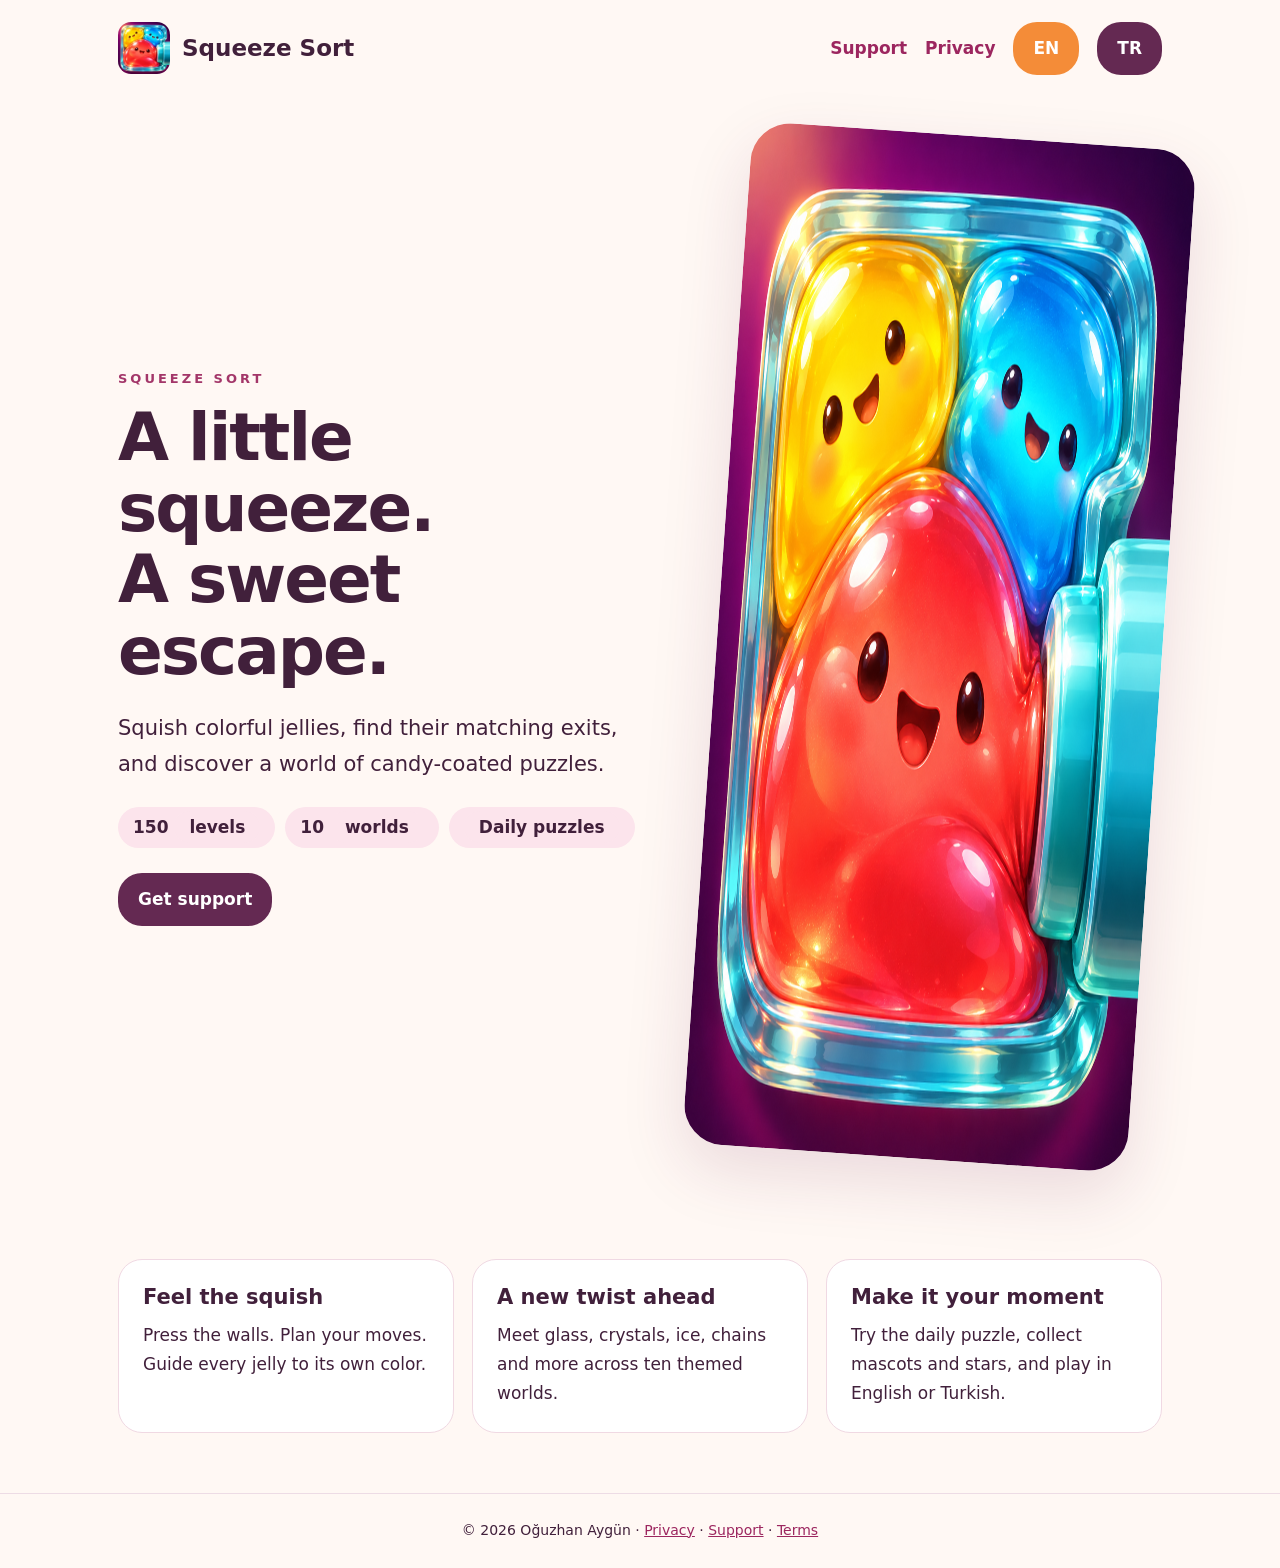
<file: index.html>
<!doctype html><html lang="en"><head><meta charset="utf-8"><meta name="viewport" content="width=device-width,initial-scale=1"><meta name="description" content="Squeeze Sort — candy jelly puzzles. Official support and privacy information."><title>Jelly puzzle · Squeeze Sort</title><link rel="icon" href="img/icon.png"><link rel="stylesheet" href="style.css"><script src="lang.js" defer></script></head><body><header><a class="brand" href="index.html"><img src="img/icon.png" alt="" width="52" height="52">Squeeze Sort</a><nav aria-label="Main"><a href="support.html"><span data-lang="en">Support</span><span data-lang="tr">Destek</span></a><a href="privacy.html"><span data-lang="en">Privacy</span><span data-lang="tr">Gizlilik</span></a><button type="button" data-set-lang="en" lang="en" aria-label="English">EN</button><button type="button" data-set-lang="tr" lang="tr" aria-label="Türkçe">TR</button></nav></header><main class="hero"><div><div class="eyebrow">SQUEEZE SORT</div><h1><span data-lang="en">A little squeeze.<br>A sweet escape.</span><span data-lang="tr">Biraz sıkıştır.<br>Tatlı bir mola ver.</span></h1><p class="lede"><span data-lang="en">Squish colorful jellies, find their matching exits, and discover a world of candy-coated puzzles.</span><span data-lang="tr">Rengârenk jöleleri sıkıştır, aynı renkteki çıkışlara ulaştır ve şeker gibi bulmacaları keşfet.</span></p><div class="chips"><span>150 <span data-lang="en">levels</span><span data-lang="tr">bölüm</span></span><span>10 <span data-lang="en">worlds</span><span data-lang="tr">dünya</span></span><span><span data-lang="en">Daily puzzles</span><span data-lang="tr">Günlük bulmacalar</span></span></div><a class="button" href="support.html"><span data-lang="en">Get support</span><span data-lang="tr">Destek al</span></a></div><img class="hero-art" src="img/icon.png" alt="Three colorful jelly mascots squeezed inside a glass chamber" width="1024" height="1024"></main><section class="features"><article class="feature"><h2><span data-lang="en">Feel the squish</span><span data-lang="tr">Sıkıştırmanın keyfi</span></h2><p><span data-lang="en">Press the walls. Plan your moves. Guide every jelly to its own color.</span><span data-lang="tr">Duvarlara bas, hamlelerini planla ve her jöleyi kendi rengine ulaştır.</span></p></article><article class="feature"><h2><span data-lang="en">A new twist ahead</span><span data-lang="tr">Her dünyada yeni bir fikir</span></h2><p><span data-lang="en">Meet glass, crystals, ice, chains and more across ten themed worlds.</span><span data-lang="tr">On temalı dünyada cam, buz, zincir ve daha birçok mekanikle tanış.</span></p></article><article class="feature"><h2><span data-lang="en">Make it your moment</span><span data-lang="tr">Molayı kendine ayır</span></h2><p><span data-lang="en">Try the daily puzzle, collect mascots and stars, and play in English or Turkish.</span><span data-lang="tr">Günlük bulmacayı çöz, maskot ve yıldızları topla; Türkçe veya İngilizce oyna.</span></p></article></section><footer>© 2026 Oğuzhan Aygün · <a href="privacy.html"><span data-lang="en">Privacy</span><span data-lang="tr">Gizlilik</span></a> · <a href="support.html"><span data-lang="en">Support</span><span data-lang="tr">Destek</span></a> · <a href="terms.html"><span data-lang="en">Terms</span><span data-lang="tr">Koşullar</span></a></footer></body></html>
</file>
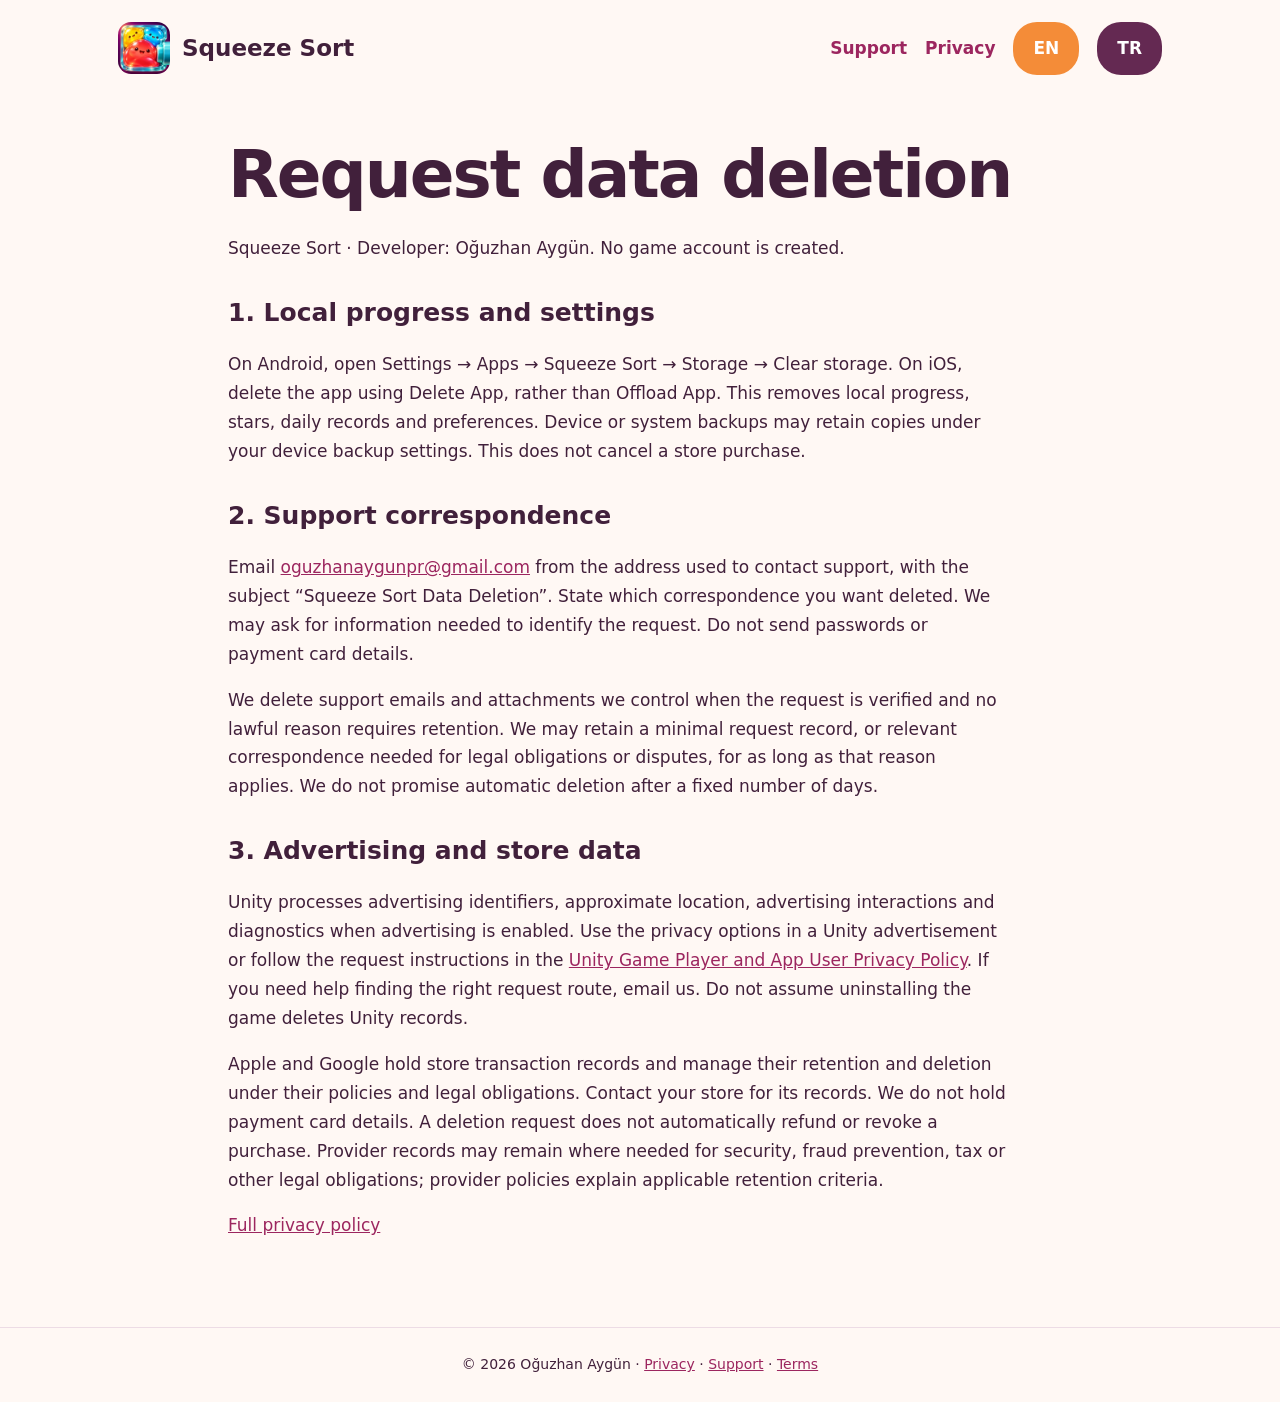
<file: delete-data.html>
<!doctype html><html lang="en"><head><meta charset="utf-8"><meta name="viewport" content="width=device-width,initial-scale=1"><meta name="description" content="Squeeze Sort — candy jelly puzzles. Official support and privacy information."><title>Delete data / Veri silme · Squeeze Sort</title><link rel="icon" href="img/icon.png"><link rel="stylesheet" href="style.css"><script src="lang.js" defer></script></head><body><header><a class="brand" href="index.html"><img src="img/icon.png" alt="" width="52" height="52">Squeeze Sort</a><nav aria-label="Main"><a href="support.html"><span data-lang="en">Support</span><span data-lang="tr">Destek</span></a><a href="privacy.html"><span data-lang="en">Privacy</span><span data-lang="tr">Gizlilik</span></a><button type="button" data-set-lang="en" lang="en" aria-label="English">EN</button><button type="button" data-set-lang="tr" lang="tr" aria-label="Türkçe">TR</button></nav></header><main><h1><span data-lang="en">Request data deletion</span><span data-lang="tr">Veri silme talebi</span></h1><p><span data-lang="en">Squeeze Sort · Developer: Oğuzhan Aygün. No game account is created.</span><span data-lang="tr">Squeeze Sort · Geliştirici: Oğuzhan Aygün. Oyun hesabı oluşturulmaz.</span></p><section data-lang="en"><h2>1. Local progress and settings</h2><p>On Android, open Settings → Apps → Squeeze Sort → Storage → Clear storage. On iOS, delete the app using Delete App, rather than Offload App. This removes local progress, stars, daily records and preferences. Device or system backups may retain copies under your device backup settings. This does not cancel a store purchase.</p><h2>2. Support correspondence</h2><p>Email <a href="mailto:oguzhanaygunpr@gmail.com?subject=Squeeze%20Sort%20Data%20Deletion">oguzhanaygunpr@gmail.com</a> from the address used to contact support, with the subject “Squeeze Sort Data Deletion”. State which correspondence you want deleted. We may ask for information needed to identify the request. Do not send passwords or payment card details.</p><p>We delete support emails and attachments we control when the request is verified and no lawful reason requires retention. We may retain a minimal request record, or relevant correspondence needed for legal obligations or disputes, for as long as that reason applies. We do not promise automatic deletion after a fixed number of days.</p><h2>3. Advertising and store data</h2><p>Unity processes advertising identifiers, approximate location, advertising interactions and diagnostics when advertising is enabled. Use the privacy options in a Unity advertisement or follow the request instructions in the <a href="https://unity.com/legal/game-player-and-app-user-privacy-policy">Unity Game Player and App User Privacy Policy</a>. If you need help finding the right request route, email us. Do not assume uninstalling the game deletes Unity records.</p><p>Apple and Google hold store transaction records and manage their retention and deletion under their policies and legal obligations. Contact your store for its records. We do not hold payment card details. A deletion request does not automatically refund or revoke a purchase. Provider records may remain where needed for security, fraud prevention, tax or other legal obligations; provider policies explain applicable retention criteria.</p></section><section data-lang="tr"><h2>1. Yerel ilerleme ve ayarlar</h2><p>Android’de Ayarlar → Uygulamalar → Squeeze Sort → Depolama → Verileri sil yolunu kullan. iOS’ta Uygulamayı Kaldır yerine Uygulamayı Sil seçeneğini kullan. Yerel ilerleme, yıldızlar, günlük kayıtlar ve tercihler silinir. Cihaz veya sistem yedeklerinde kopyalar, yedekleme ayarlarına göre kalabilir. Bu işlem mağaza satın alımını iptal etmez.</p><h2>2. Destek yazışmaları</h2><p>Desteğe yazdığın e-posta adresinden <a href="mailto:oguzhanaygunpr@gmail.com?subject=Squeeze%20Sort%20Data%20Deletion">oguzhanaygunpr@gmail.com</a> adresine “Squeeze Sort Veri Silme” konusuyla yaz. Silinmesini istediğin yazışmaları belirt. Talebi belirlemek için gerekli bilgileri isteyebiliriz. Parola veya ödeme kartı bilgilerini gönderme.</p><p>Talep doğrulandığında ve saklamayı gerektiren hukuki bir neden yoksa kontrolümüzdeki destek e-postalarını ve eklerini sileriz. Talebin asgari kaydı veya yasal yükümlülük ve uyuşmazlıklar için gerekli yazışmalar, ilgili neden sürdüğü müddetçe saklanabilir. Sabit bir gün sayısı sonunda otomatik silme sözü vermiyoruz.</p><h2>3. Reklam ve mağaza verileri</h2><p>Reklamlar etkinse Unity; reklam kimlikleri, yaklaşık konum, reklam etkileşimleri ve tanılama bilgilerini işler. Unity reklamındaki gizlilik seçeneklerini kullan veya <a href="https://unity.com/legal/game-player-and-app-user-privacy-policy">Unity Oyuncu ve Uygulama Kullanıcısı Gizlilik Politikası</a> içindeki talep yönergelerini izle. Doğru talep yolunu bulmak için bize yazabilirsin. Oyunu silmek Unity kayıtlarını otomatik silmez.</p><p>Apple ve Google mağaza işlem kayıtlarını kendi politikaları ve yasal yükümlülüklerine göre tutar; bu kayıtlar için mağazana başvur. Kart bilgilerini tutmayız. Silme talebi satın alımı otomatik iade veya iptal etmez. Sağlayıcı kayıtları güvenlik, dolandırıcılığı önleme, vergi veya diğer yasal yükümlülükler için kalabilir; ilgili saklama ölçütleri sağlayıcı politikalarında açıklanır.</p></section><p><a href="privacy.html"><span data-lang="en">Full privacy policy</span><span data-lang="tr">Tam gizlilik politikası</span></a></p></main><footer>© 2026 Oğuzhan Aygün · <a href="privacy.html"><span data-lang="en">Privacy</span><span data-lang="tr">Gizlilik</span></a> · <a href="support.html"><span data-lang="en">Support</span><span data-lang="tr">Destek</span></a> · <a href="terms.html"><span data-lang="en">Terms</span><span data-lang="tr">Koşullar</span></a></footer></body></html>
</file>
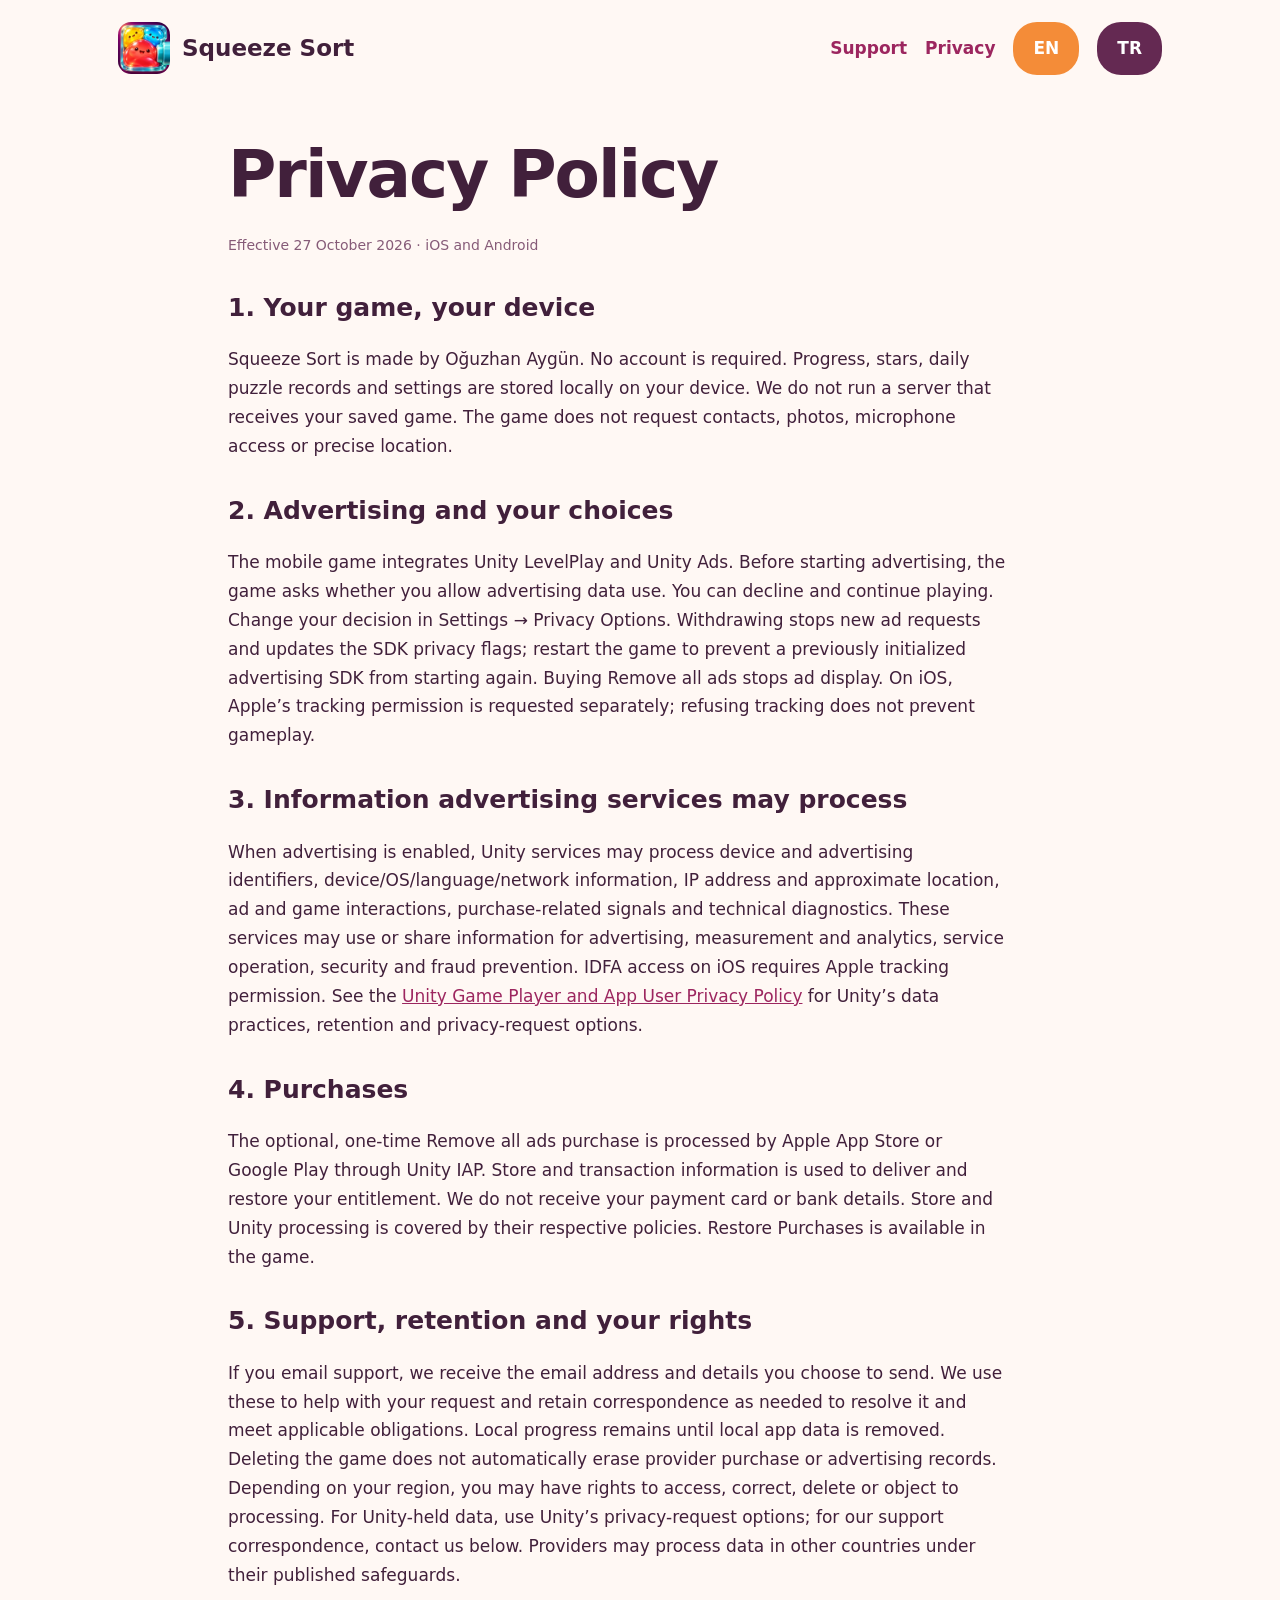
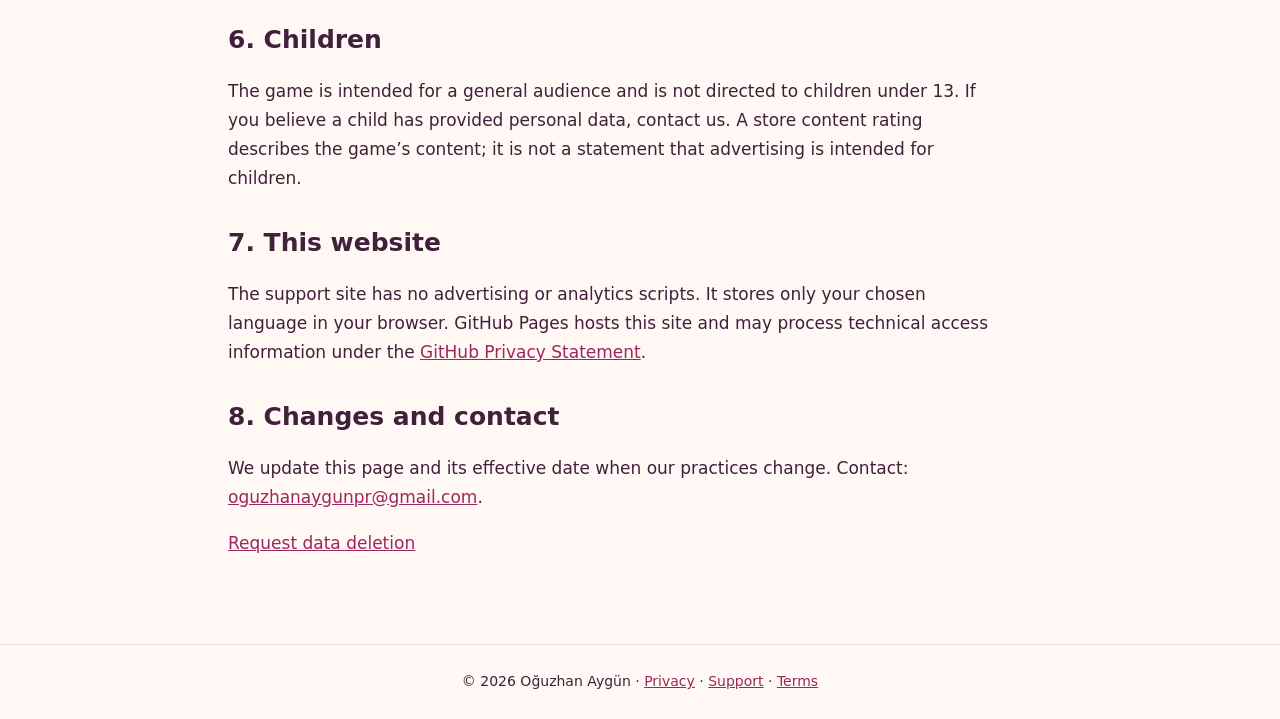
<file: privacy.html>
<!doctype html><html lang="en"><head><meta charset="utf-8"><meta name="viewport" content="width=device-width,initial-scale=1"><meta name="description" content="Squeeze Sort — candy jelly puzzles. Official support and privacy information."><title>Privacy / Gizlilik · Squeeze Sort</title><link rel="icon" href="img/icon.png"><link rel="stylesheet" href="style.css"><script src="lang.js" defer></script></head><body><header><a class="brand" href="index.html"><img src="img/icon.png" alt="" width="52" height="52">Squeeze Sort</a><nav aria-label="Main"><a href="support.html"><span data-lang="en">Support</span><span data-lang="tr">Destek</span></a><a href="privacy.html"><span data-lang="en">Privacy</span><span data-lang="tr">Gizlilik</span></a><button type="button" data-set-lang="en" lang="en" aria-label="English">EN</button><button type="button" data-set-lang="tr" lang="tr" aria-label="Türkçe">TR</button></nav></header><main><h1><span data-lang="en">Privacy Policy</span><span data-lang="tr">Gizlilik Politikası</span></h1><p class="date"><span data-lang="en">Effective 27 October 2026 · iOS and Android</span><span data-lang="tr">Yürürlük: 27 Ekim 2026 · iOS ve Android</span></p><div data-lang="en"><h2>1. Your game, your device</h2><p>Squeeze Sort is made by Oğuzhan Aygün. No account is required. Progress, stars, daily puzzle records and settings are stored locally on your device. We do not run a server that receives your saved game. The game does not request contacts, photos, microphone access or precise location.</p><h2>2. Advertising and your choices</h2><p>The mobile game integrates Unity LevelPlay and Unity Ads. Before starting advertising, the game asks whether you allow advertising data use. You can decline and continue playing. Change your decision in Settings → Privacy Options. Withdrawing stops new ad requests and updates the SDK privacy flags; restart the game to prevent a previously initialized advertising SDK from starting again. Buying Remove all ads stops ad display. On iOS, Apple’s tracking permission is requested separately; refusing tracking does not prevent gameplay.</p><h2>3. Information advertising services may process</h2><p>When advertising is enabled, Unity services may process device and advertising identifiers, device/OS/language/network information, IP address and approximate location, ad and game interactions, purchase-related signals and technical diagnostics. These services may use or share information for advertising, measurement and analytics, service operation, security and fraud prevention. IDFA access on iOS requires Apple tracking permission. See the <a href="https://unity.com/legal/game-player-and-app-user-privacy-policy">Unity Game Player and App User Privacy Policy</a> for Unity’s data practices, retention and privacy-request options.</p><h2>4. Purchases</h2><p>The optional, one-time Remove all ads purchase is processed by Apple App Store or Google Play through Unity IAP. Store and transaction information is used to deliver and restore your entitlement. We do not receive your payment card or bank details. Store and Unity processing is covered by their respective policies. Restore Purchases is available in the game.</p><h2>5. Support, retention and your rights</h2><p>If you email support, we receive the email address and details you choose to send. We use these to help with your request and retain correspondence as needed to resolve it and meet applicable obligations. Local progress remains until local app data is removed. Deleting the game does not automatically erase provider purchase or advertising records. Depending on your region, you may have rights to access, correct, delete or object to processing. For Unity-held data, use Unity’s privacy-request options; for our support correspondence, contact us below. Providers may process data in other countries under their published safeguards.</p><h2>6. Children</h2><p>The game is intended for a general audience and is not directed to children under 13. If you believe a child has provided personal data, contact us. A store content rating describes the game’s content; it is not a statement that advertising is intended for children.</p><h2>7. This website</h2><p>The support site has no advertising or analytics scripts. It stores only your chosen language in your browser. GitHub Pages hosts this site and may process technical access information under the <a href="https://docs.github.com/en/site-policy/privacy-policies/github-general-privacy-statement">GitHub Privacy Statement</a>.</p><h2>8. Changes and contact</h2><p>We update this page and its effective date when our practices change. Contact: <a class="mail" href="mailto:oguzhanaygunpr@gmail.com?subject=Squeeze%20Sort%20Privacy">oguzhanaygunpr@gmail.com</a>.</p></div><div data-lang="tr"><h2>1. Oyunun ve cihazın</h2><p>Squeeze Sort, Oğuzhan Aygün tarafından geliştirilmiştir. Hesap gerekmez. İlerleme, yıldızlar, günlük bulmaca kayıtları ve ayarlar cihazında yerel olarak saklanır. Oyun kaydını alan bir sunucumuz yoktur. Oyun kişilere, fotoğraflara, mikrofona veya kesin konuma erişim istemez.</p><h2>2. Reklamlar ve tercihlerin</h2><p>Mobil oyunda Unity LevelPlay ve Unity Ads bulunur. Reklamlar başlatılmadan önce reklam amaçlı veri kullanımına izin verip vermediğin sorulur. Reddedip oynamaya devam edebilirsin. Ayarlar → Gizlilik Seçenekleri bölümünden kararını değiştirebilirsin. İznini geri çekmek yeni reklam isteklerini durdurur ve SDK gizlilik ayarlarını günceller; daha önce başlatılmış reklam SDK’sının tekrar başlamaması için oyunu yeniden aç. Reklamları Kaldır satın alımı reklam gösterimini durdurur. iOS’ta Apple’ın izleme izni ayrıca sorulur; izlemeyi reddetmek oyunu engellemez.</p><h2>3. Reklam hizmetlerinin işleyebileceği bilgiler</h2><p>Reklamlar açıkken Unity hizmetleri cihaz ve reklam kimliklerini, cihaz/işletim sistemi/dil/ağ bilgilerini, IP adresi ve yaklaşık konumu, reklam ve oyun etkileşimlerini, satın alma ile ilgili sinyalleri ve teknik tanı verilerini işleyebilir. Bu bilgiler reklam, ölçüm ve analiz, hizmetin işletilmesi, güvenlik ve dolandırıcılığı önleme için kullanılabilir veya paylaşılabilir. iOS’ta IDFA erişimi Apple izleme iznine bağlıdır. Veri uygulamaları, saklama süreleri ve gizlilik talepleri için <a href="https://unity.com/legal/game-player-and-app-user-privacy-policy">Unity Oyuncu ve Uygulama Kullanıcısı Gizlilik Politikası</a>na bakabilirsin.</p><h2>4. Satın alımlar</h2><p>İsteğe bağlı ve tek seferlik Reklamları Kaldır satın alımı, Unity IAP üzerinden Apple App Store veya Google Play tarafından işlenir. Mağaza ve işlem bilgileri hakkını vermek ve geri yüklemek için kullanılır. Kart veya banka bilgilerini almayız. Mağaza ve Unity işlemleri kendi politikalarına tabidir. Oyunda Satın Alımları Geri Yükle seçeneği vardır.</p><h2>5. Destek, saklama ve hakların</h2><p>Desteğe e-posta gönderirsen e-posta adresin ve paylaşmayı seçtiğin bilgileri alırız. Bunları talebini yanıtlamak için kullanır, talebi çözmek ve geçerli yükümlülükleri karşılamak için gereken süreyle saklarız. Yerel ilerleme, uygulama verileri silinene kadar cihazında kalır. Oyunu silmek, sağlayıcıların satın alma veya reklam kayıtlarını otomatik silmez. Bulunduğun yere göre erişim, düzeltme, silme veya itiraz hakların olabilir. Unity’nin tuttuğu veriler için kendi gizlilik talebi araçlarını, destek yazışmalarımız için aşağıdaki iletişim adresini kullanabilirsin. Sağlayıcılar, yayımladıkları güvenceler kapsamında verileri başka ülkelerde işleyebilir.</p><h2>6. Çocuklar</h2><p>Oyun genel kitle içindir; 13 yaş altındaki çocuklara yönelik değildir. Bir çocuğun kişisel veri sağladığını düşünüyorsan bize ulaş. Mağaza yaş derecelendirmesi oyun içeriğini tanımlar; reklamların çocuklara yönelik olduğu anlamına gelmez.</p><h2>7. Bu web sitesi</h2><p>Destek sitesinde reklam veya analiz betiği yoktur. Tarayıcıda yalnızca dil tercihin saklanır. Siteyi barındıran GitHub Pages teknik erişim bilgilerini <a href="https://docs.github.com/en/site-policy/privacy-policies/github-general-privacy-statement">GitHub Gizlilik Bildirimi</a> kapsamında işleyebilir.</p><h2>8. Değişiklikler ve iletişim</h2><p>Uygulamalarımız değiştiğinde bu sayfayı ve yürürlük tarihini güncelleriz. İletişim: <a class="mail" href="mailto:oguzhanaygunpr@gmail.com?subject=Squeeze%20Sort%20Gizlilik">oguzhanaygunpr@gmail.com</a>.</p></div><p><a href="delete-data.html"><span data-lang="en">Request data deletion</span><span data-lang="tr">Veri silme talebi</span></a></p></main><footer>© 2026 Oğuzhan Aygün · <a href="privacy.html"><span data-lang="en">Privacy</span><span data-lang="tr">Gizlilik</span></a> · <a href="support.html"><span data-lang="en">Support</span><span data-lang="tr">Destek</span></a> · <a href="terms.html"><span data-lang="en">Terms</span><span data-lang="tr">Koşullar</span></a></footer></body></html>
</file>
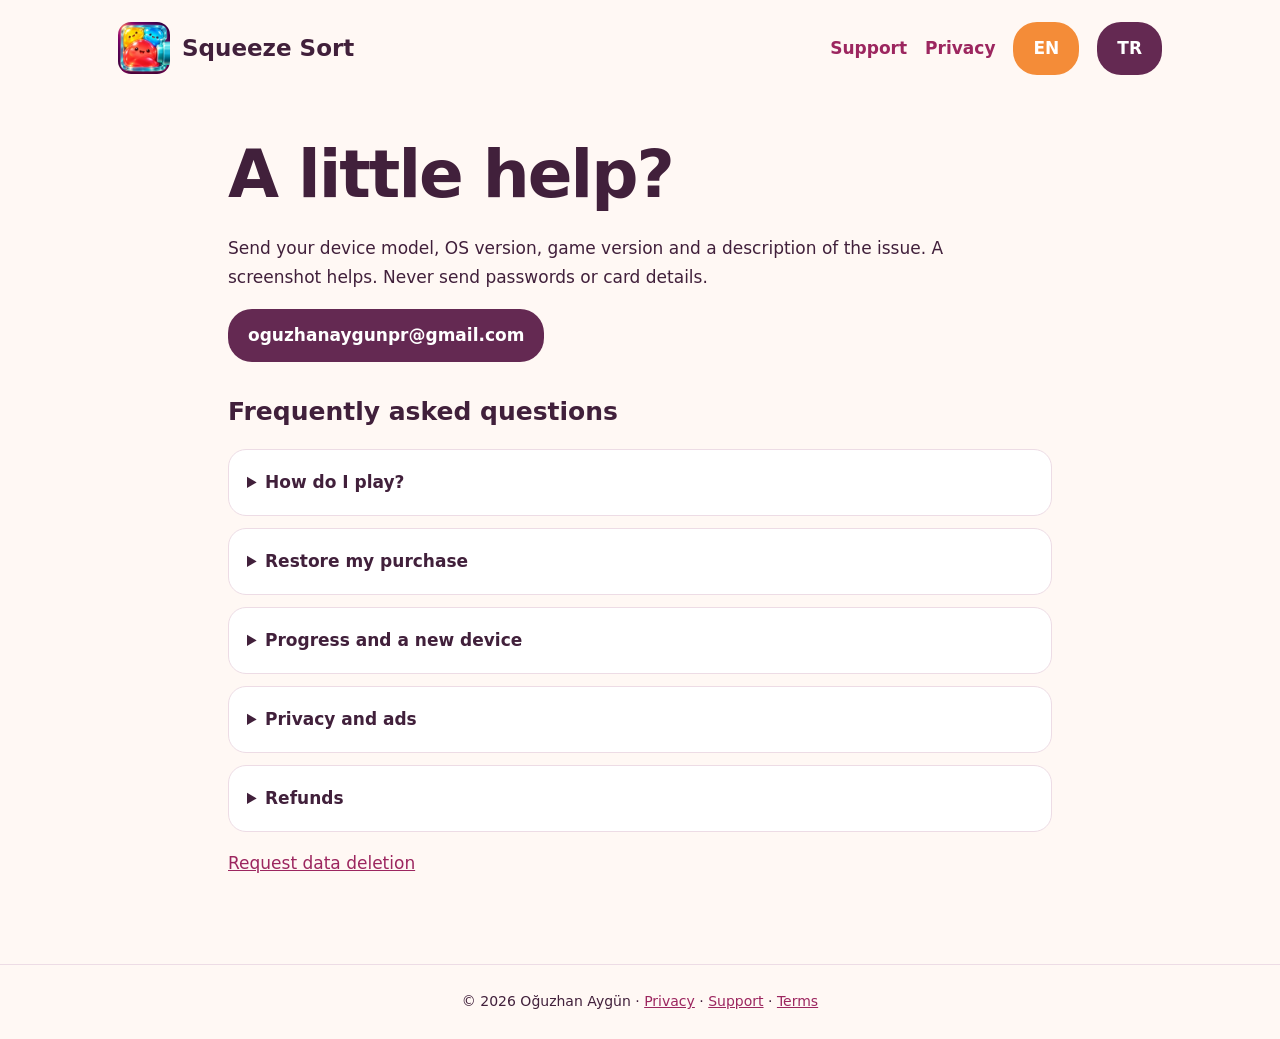
<file: support.html>
<!doctype html><html lang="en"><head><meta charset="utf-8"><meta name="viewport" content="width=device-width,initial-scale=1"><meta name="description" content="Squeeze Sort — candy jelly puzzles. Official support and privacy information."><title>Support / Destek · Squeeze Sort</title><link rel="icon" href="img/icon.png"><link rel="stylesheet" href="style.css"><script src="lang.js" defer></script></head><body><header><a class="brand" href="index.html"><img src="img/icon.png" alt="" width="52" height="52">Squeeze Sort</a><nav aria-label="Main"><a href="support.html"><span data-lang="en">Support</span><span data-lang="tr">Destek</span></a><a href="privacy.html"><span data-lang="en">Privacy</span><span data-lang="tr">Gizlilik</span></a><button type="button" data-set-lang="en" lang="en" aria-label="English">EN</button><button type="button" data-set-lang="tr" lang="tr" aria-label="Türkçe">TR</button></nav></header><main><h1><span data-lang="en">A little help?</span><span data-lang="tr">Biraz yardım?</span></h1><p><span data-lang="en">Send your device model, OS version, game version and a description of the issue. A screenshot helps. Never send passwords or card details.</span><span data-lang="tr">Cihaz modelini, işletim sistemi ve oyun sürümünü, sorunun açıklamasını gönder. Ekran görüntüsü yardımcı olur. Parola veya kart bilgilerini gönderme.</span></p><a class="button mail" href="mailto:oguzhanaygunpr@gmail.com?subject=Squeeze%20Sort%20Support">oguzhanaygunpr@gmail.com</a><h2><span data-lang="en">Frequently asked questions</span><span data-lang="tr">Sık sorulan sorular</span></h2><details><summary><span data-lang="en">How do I play?</span><span data-lang="tr">Nasıl oynarım?</span></summary><p><span data-lang="en">Press or drag a side wall to move a lane of jellies. Match each jelly to an exit of the same color. Undo is available when you need another approach.</span><span data-lang="tr">Bir jöle sırasını hareket ettirmek için yan duvara bas veya sürükle. Her jöleyi aynı renkteki çıkışa ulaştır. Başka bir yol denemek için Geri Al seçeneğini kullan.</span></p></details><details><summary><span data-lang="en">Restore my purchase</span><span data-lang="tr">Satın alımımı geri yükle</span></summary><p><span data-lang="en">Use Restore Purchases in Settings or the shop, while signed into the same Apple/Google store account used to buy Remove all ads. The purchase is one-time, not a subscription.</span><span data-lang="tr">Reklamları Kaldır satın alımını yaptığın Apple/Google mağaza hesabıyla giriş yap. Ayarlar veya mağaza bölümünde Satın Alımları Geri Yükle seçeneğini kullan. Bu tek seferlik satın alımdır; abonelik değildir.</span></p></details><details><summary><span data-lang="en">Progress and a new device</span><span data-lang="tr">İlerleme ve yeni cihaz</span></summary><p><span data-lang="en">Progress is saved locally. There is no account or in-game cloud-sync feature. Removing app data can remove progress. Store purchase restoration is separate from progress.</span><span data-lang="tr">İlerleme cihazında saklanır. Hesap veya oyun içi bulut eşitleme özelliği yoktur. Uygulama verilerini silmek ilerlemeyi silebilir. Mağaza satın alımını geri yüklemek, ilerleme kaydından ayrıdır.</span></p></details><details><summary><span data-lang="en">Privacy and ads</span><span data-lang="tr">Gizlilik ve reklamlar</span></summary><p><span data-lang="en">Open Settings → Privacy Options to change your choice. If you withdraw after ads were initialized, restart the game. Manage Apple tracking in iOS Settings → Privacy & Security → Tracking.</span><span data-lang="tr">Tercihini değiştirmek için Ayarlar → Gizlilik Seçenekleri bölümünü aç. Reklamlar başlatıldıktan sonra iznini geri çekersen oyunu yeniden aç. Apple izleme iznini iOS Ayarlar → Gizlilik ve Güvenlik → İzleme bölümünden yönet.</span></p></details><details><summary><span data-lang="en">Refunds</span><span data-lang="tr">İadeler</span></summary><p><span data-lang="en">Payments and refunds are managed by your store: <a href="https://reportaproblem.apple.com">Apple</a> or <a href="https://support.google.com/googleplay/workflow/9813244">Google Play</a>.</span><span data-lang="tr">Ödeme ve iadeleri mağazan yönetir: <a href="https://reportaproblem.apple.com">Apple</a> veya <a href="https://support.google.com/googleplay/workflow/9813244">Google Play</a>.</span></p></details><p><a href="delete-data.html"><span data-lang="en">Request data deletion</span><span data-lang="tr">Veri silme talebi</span></a></p></main><footer>© 2026 Oğuzhan Aygün · <a href="privacy.html"><span data-lang="en">Privacy</span><span data-lang="tr">Gizlilik</span></a> · <a href="support.html"><span data-lang="en">Support</span><span data-lang="tr">Destek</span></a> · <a href="terms.html"><span data-lang="en">Terms</span><span data-lang="tr">Koşullar</span></a></footer></body></html>
</file>
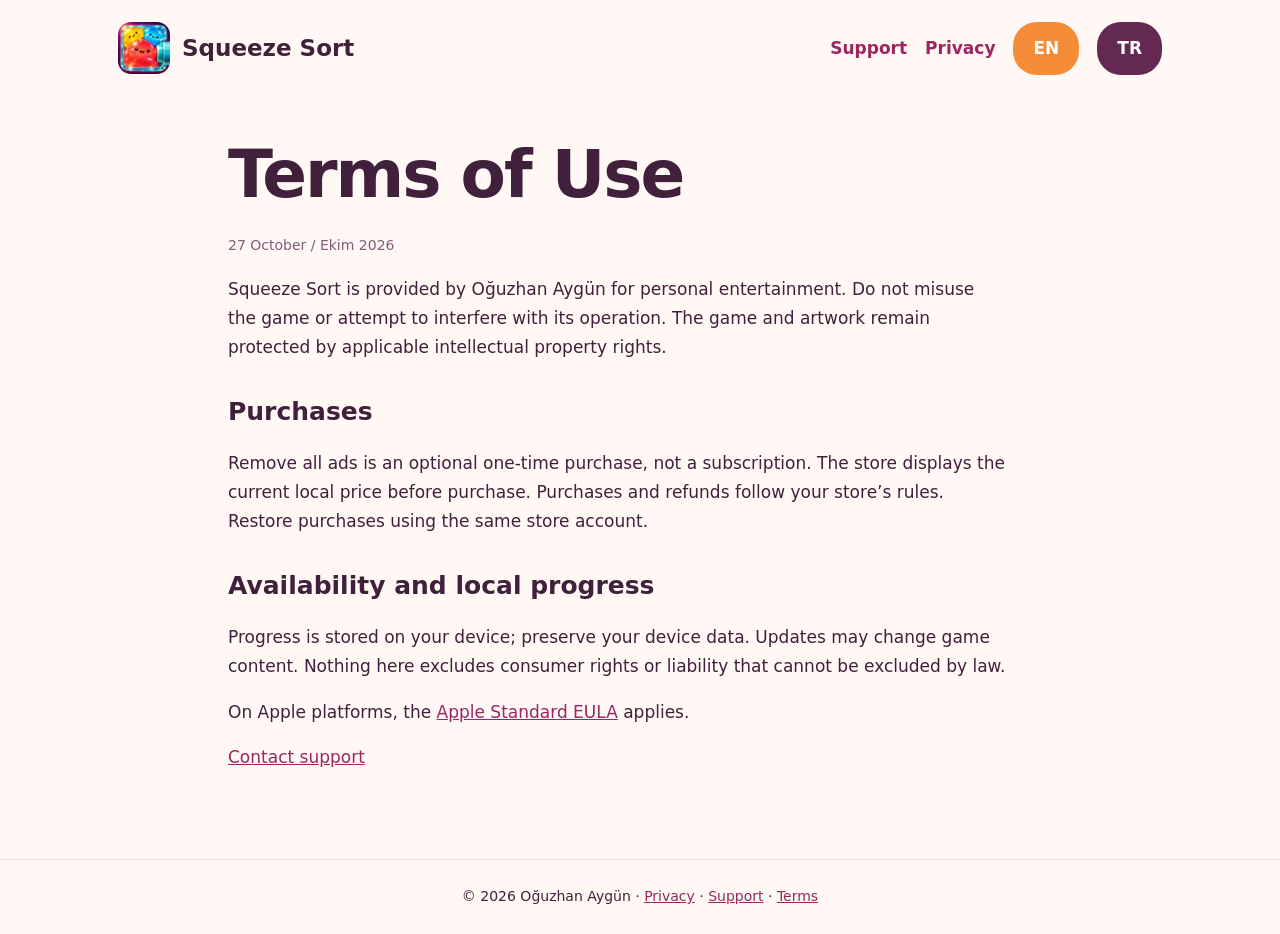
<file: terms.html>
<!doctype html><html lang="en"><head><meta charset="utf-8"><meta name="viewport" content="width=device-width,initial-scale=1"><meta name="description" content="Squeeze Sort — candy jelly puzzles. Official support and privacy information."><title>Terms / Koşullar · Squeeze Sort</title><link rel="icon" href="img/icon.png"><link rel="stylesheet" href="style.css"><script src="lang.js" defer></script></head><body><header><a class="brand" href="index.html"><img src="img/icon.png" alt="" width="52" height="52">Squeeze Sort</a><nav aria-label="Main"><a href="support.html"><span data-lang="en">Support</span><span data-lang="tr">Destek</span></a><a href="privacy.html"><span data-lang="en">Privacy</span><span data-lang="tr">Gizlilik</span></a><button type="button" data-set-lang="en" lang="en" aria-label="English">EN</button><button type="button" data-set-lang="tr" lang="tr" aria-label="Türkçe">TR</button></nav></header><main><h1><span data-lang="en">Terms of Use</span><span data-lang="tr">Kullanım Koşulları</span></h1><p class="date">27 October / Ekim 2026</p><p><span data-lang="en">Squeeze Sort is provided by Oğuzhan Aygün for personal entertainment. Do not misuse the game or attempt to interfere with its operation. The game and artwork remain protected by applicable intellectual property rights.</span><span data-lang="tr">Squeeze Sort, kişisel eğlence için Oğuzhan Aygün tarafından sunulur. Oyunu kötüye kullanma veya işleyişine müdahale etmeye çalışma. Oyun ve görselleri geçerli fikrî mülkiyet haklarıyla korunur.</span></p><h2><span data-lang="en">Purchases</span><span data-lang="tr">Satın alımlar</span></h2><p><span data-lang="en">Remove all ads is an optional one-time purchase, not a subscription. The store displays the current local price before purchase. Purchases and refunds follow your store’s rules. Restore purchases using the same store account.</span><span data-lang="tr">Reklamları Kaldır isteğe bağlı, tek seferlik bir satın alımdır; abonelik değildir. Güncel yerel fiyatı mağaza satın almadan önce gösterir. Satın alım ve iadeler mağaza kurallarına tabidir. Geri yüklemek için aynı mağaza hesabını kullan.</span></p><h2><span data-lang="en">Availability and local progress</span><span data-lang="tr">Kullanılabilirlik ve yerel ilerleme</span></h2><p><span data-lang="en">Progress is stored on your device; preserve your device data. Updates may change game content. Nothing here excludes consumer rights or liability that cannot be excluded by law.</span><span data-lang="tr">İlerleme cihazında saklanır; cihaz verilerini koru. Güncellemeler oyun içeriğini değiştirebilir. Bu koşullar kanunen kaldırılamayan tüketici haklarını veya sorumlulukları ortadan kaldırmaz.</span></p><p><span data-lang="en">On Apple platforms, the <a href="https://www.apple.com/legal/internet-services/itunes/dev/stdeula/">Apple Standard EULA</a> applies.</span><span data-lang="tr">Apple platformlarında <a href="https://www.apple.com/legal/internet-services/itunes/dev/stdeula/">Apple Standart EULA</a> geçerlidir.</span></p><p><a href="support.html"><span data-lang="en">Contact support</span><span data-lang="tr">Desteğe ulaş</span></a></p></main><footer>© 2026 Oğuzhan Aygün · <a href="privacy.html"><span data-lang="en">Privacy</span><span data-lang="tr">Gizlilik</span></a> · <a href="support.html"><span data-lang="en">Support</span><span data-lang="tr">Destek</span></a> · <a href="terms.html"><span data-lang="en">Terms</span><span data-lang="tr">Koşullar</span></a></footer></body></html>
</file>
<file: style.css>
*{box-sizing:border-box}html{scroll-behavior:smooth}body{margin:0;background:#fff8f4;color:#41203b;font:17px/1.7 ui-rounded,system-ui,sans-serif}a{color:#9c265f}a:hover{text-decoration:underline}header{max-width:1100px;margin:auto;padding:22px 28px;display:flex;align-items:center;justify-content:space-between;gap:18px;flex-wrap:wrap}.brand{display:flex;gap:12px;align-items:center;color:#41203b;text-decoration:none;font-size:23px;font-weight:900}.brand img{width:52px;border-radius:13px}nav{display:flex;gap:18px;align-items:center;flex-wrap:wrap}nav a{text-decoration:none;font-weight:700}button,.button{border:0;border-radius:24px;padding:12px 20px;cursor:pointer;background:#642952;color:white;font:inherit;font-weight:750;text-decoration:none;display:inline-block}button[aria-pressed=true]{background:#f48c38}main{max-width:880px;margin:auto;padding:30px 28px 70px}h1{font-size:clamp(36px,7vw,66px);line-height:1.08;letter-spacing:-2px;margin:12px 0 24px}h2{font-size:25px;line-height:1.3;margin-top:34px}p{max-width:72ch}.hero{max-width:1100px;display:grid;grid-template-columns:1.1fr .9fr;align-items:center;gap:55px;padding-top:38px}.hero-art{width:100%;border-radius:40px;box-shadow:0 25px 65px #6a204d22;transform:rotate(4deg)}.eyebrow{color:#a33669;font-size:13px;letter-spacing:3px;font-weight:900}.lede{font-size:21px}.chips{display:flex;gap:10px;flex-wrap:wrap;margin:25px 0}.chips span{padding:6px 15px;border-radius:30px;background:#fce4ec;font-weight:700}.feature{background:#fff;border:1px solid #f0d9e3;padding:24px;border-radius:24px}.features{display:grid;grid-template-columns:repeat(3,1fr);gap:18px;max-width:1100px;margin:30px auto 60px;padding:0 28px}.features h2{margin:0 0 10px;font-size:21px}.features p{margin:0}.date{color:#865b78;font-size:14px}footer{border-top:1px solid #eddce5;padding:25px;text-align:center;font-size:14px}details{background:white;border:1px solid #eddce5;border-radius:18px;margin:12px 0;padding:18px}summary{cursor:pointer;font-weight:800}html[lang=en] [data-lang=tr],html[lang=tr] [data-lang=en]{display:none}.mail{overflow-wrap:anywhere}@media(max-width:700px){.hero{grid-template-columns:1fr;gap:30px}.hero-art{width:75%;margin:auto;display:block;transform:rotate(2deg)}.features{grid-template-columns:1fr}nav{gap:12px}header{padding:18px 22px}main{padding:25px 22px 50px}}
</file>
